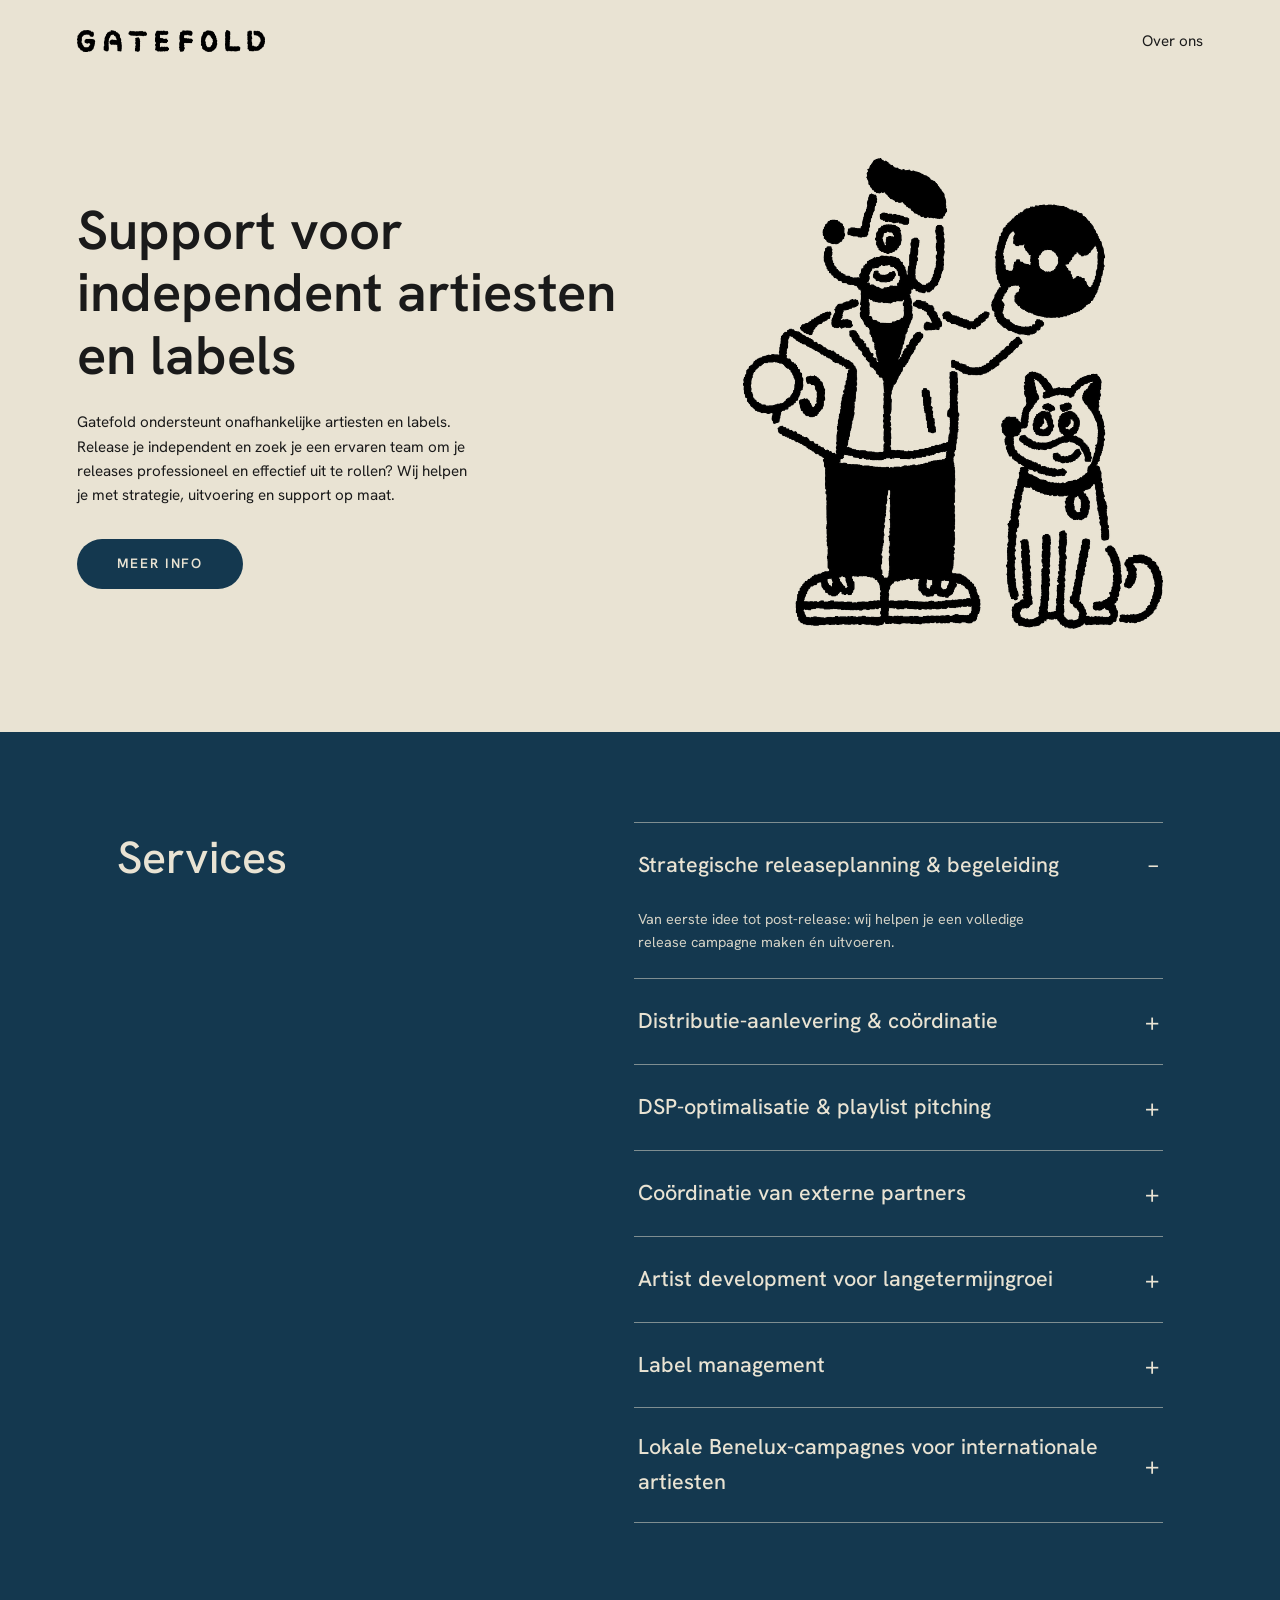
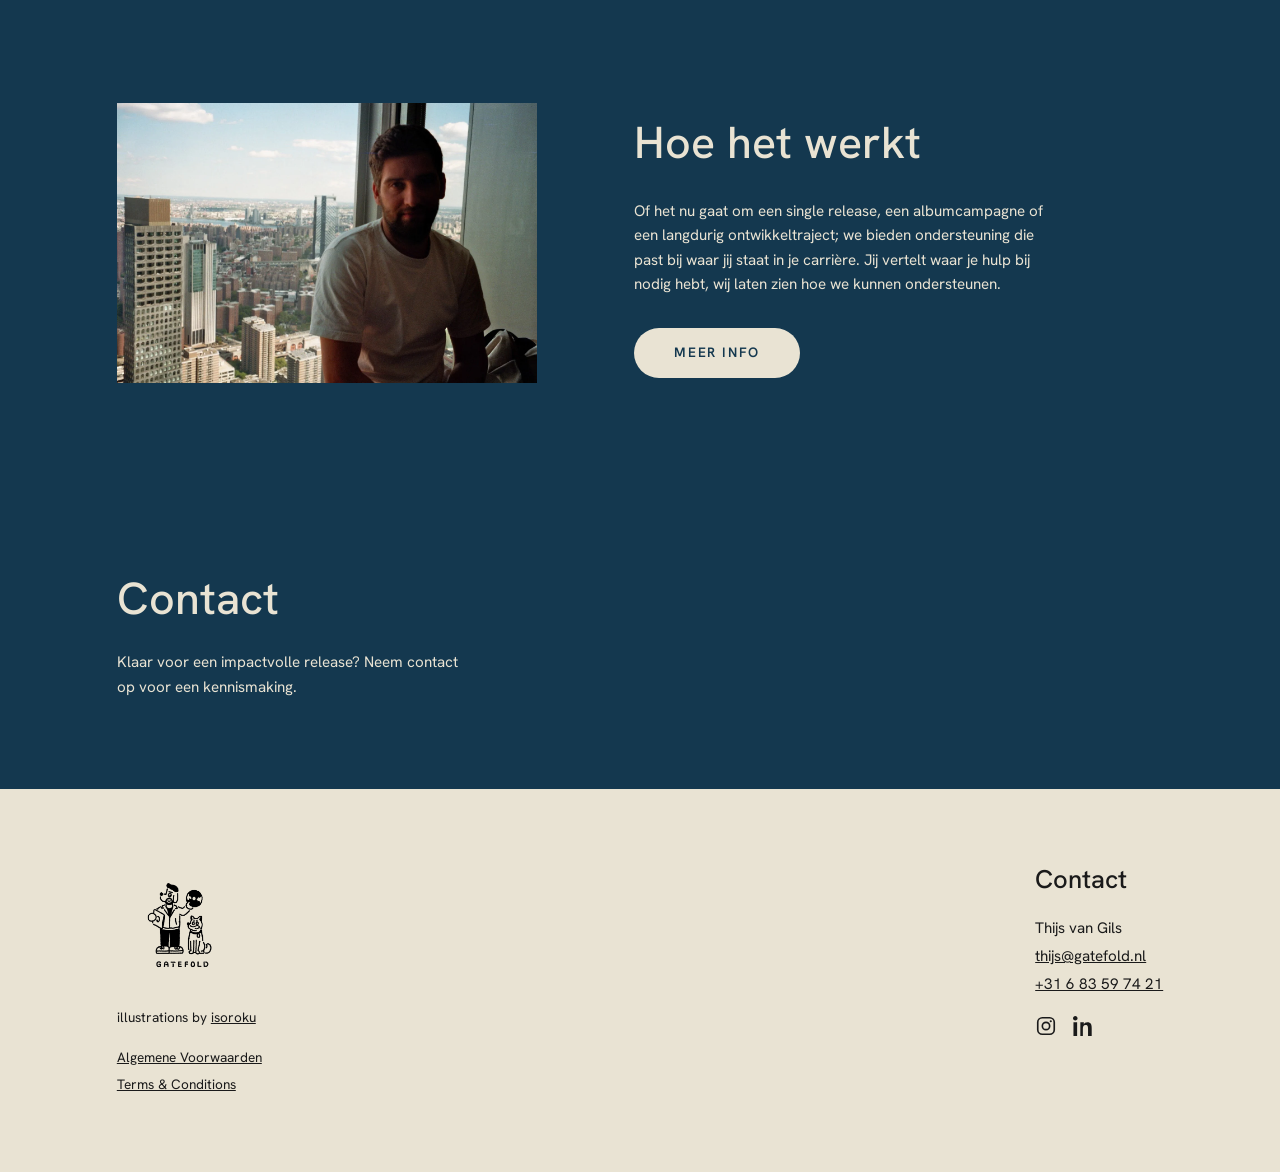
<file: index.html>
<!DOCTYPE html>
<html lang="nl">
<head>
  <script async src="https://www.googletagmanager.com/gtm.js?id=GTM-K7DRKMZR"></script>
  <script>
    window.dataLayer = window.dataLayer || [];
    function gtag(){dataLayer.push(arguments);}
    gtag('js', new Date());
  </script>
  <meta charset="UTF-8">
  <meta name="viewport" content="width=device-width, initial-scale=1.0">
  <title>Gatefold — Support voor independent artiesten en labels</title>
  <meta name="description" content="Gatefold ondersteunt onafhankelijke artiesten en labels met releaseplanning, distributie, playlist pitching en artist development. Strategie, uitvoering en support op maat vanuit Amsterdam.">
  <link rel="canonical" href="https://gatefold.nl/">
  <meta property="og:type" content="website">
  <meta property="og:site_name" content="Gatefold">
  <meta property="og:locale" content="nl_NL">
  <meta property="og:title" content="Gatefold — Support voor independent artiesten en labels">
  <meta property="og:description" content="Releaseplanning, distributie, playlist pitching en artist development voor onafhankelijke artiesten en labels.">
  <meta property="og:url" content="https://gatefold.nl/">
  <meta property="og:image" content="https://gatefold.nl/img/hero.webp">
  <meta name="twitter:card" content="summary">
  <link rel="icon" type="image/png" href="img/favicon.png">
  <link rel="apple-touch-icon" href="img/apple-touch-icon.png">
  <meta name="theme-color" content="#e9e3d3">
  <script type="application/ld+json">
  {
    "@context": "https://schema.org",
    "@type": "ProfessionalService",
    "name": "Gatefold",
    "url": "https://gatefold.nl/",
    "image": "https://gatefold.nl/img/hero.webp",
    "description": "Gatefold ondersteunt onafhankelijke artiesten en labels met releaseplanning, distributie, playlist pitching en artist development.",
    "email": "thijs@gatefold.nl",
    "telephone": "+31683597421",
    "vatID": "NL003858374B28",
    "address": {
      "@type": "PostalAddress",
      "streetAddress": "Javastraat 182-3",
      "postalCode": "1095 CN",
      "addressLocality": "Amsterdam",
      "addressCountry": "NL"
    },
    "founder": { "@type": "Person", "name": "Thijs van Gils" },
    "areaServed": "Benelux",
    "sameAs": [
      "http://instagram.com/gatefold.nl",
      "https://nl.linkedin.com/company/gatefoldnl"
    ]
  }
  </script>
  <link rel="preconnect" href="https://fonts.googleapis.com">
  <link rel="preconnect" href="https://fonts.gstatic.com" crossorigin>
  <link href="https://fonts.googleapis.com/css2?family=Hanken+Grotesk:wght@400;500;600;700&display=swap" rel="stylesheet">
  <link rel="stylesheet" href="style.css">
</head>
<body>

  <header class="site-header">
    <a href="index.html" class="wordmark"><img src="img/logo.webp" alt="Gatefold" width="1500" height="175"></a>
    <nav>
      <a href="over-ons.html">Over ons</a>
    </nav>
  </header>

  <!-- HERO -->
  <section class="hero">
    <div class="hero-inner">
      <div class="hero-text">
        <h1>Support voor independent artiesten en labels</h1>
        <p>Gatefold ondersteunt onafhankelijke artiesten en labels. Release je independent en zoek je een ervaren team om je releases professioneel en effectief uit te rollen? Wij helpen je met strategie, uitvoering en support op maat.</p>
        <a href="over-ons.html" class="btn btn-dark">Meer info</a>
      </div>
      <div class="hero-image">
        <img src="img/hero.webp" alt="Illustratie: man met vinylplaat en hond" width="750" height="841" fetchpriority="high">
      </div>
    </div>
  </section>

  <!-- SERVICES -->
  <section class="dark" id="services">
    <div class="section-inner two-col">
      <h2 class="section-title">Services</h2>
      <div class="accordion">

        <details open>
          <summary>Strategische releaseplanning &amp; begeleiding</summary>
          <p>Van eerste idee tot post-release: wij helpen je een volledige release campagne maken én uitvoeren.</p>
        </details>

        <details>
          <summary>Distributie-aanlevering &amp; coördinatie</summary>
          <p>We zorgen dat alles op tijd en correct wordt aangeleverd, inclusief metadata en assets. Wij delen de plannen en assets met de distributeur zodat zij op de hoogte zijn.</p>
        </details>

        <details>
          <summary>DSP-optimalisatie &amp; playlist pitching</summary>
          <p>We optimaliseren je profiel en pitchen je muziek gericht bij de juiste editorial teams.</p>
        </details>

        <details>
          <summary>Coördinatie van externe partners</summary>
          <p>Wij adviseren over externe partners zoals PR, plugger, fysiek/vinyl, content creators, out of home &amp; digital marketing en nemen de leiding in het contact met deze partijen.</p>
        </details>

        <details>
          <summary>Artist development voor langetermijngroei</summary>
          <p>We denken mee over branding, positionering en het bouwen van een duurzame carrière.</p>
        </details>

        <details>
          <summary>Label management</summary>
          <p>Voor labels die hun A&amp;R zelf doen, maar behoefte hebben aan een sterke partner voor de uitrol van hun releases. Projectmatig of doorlopend.</p>
        </details>

        <details>
          <summary>Lokale Benelux-campagnes voor internationale artiesten</summary>
          <p>Maak impact met een lokaal team en netwerk. Internationale labels en artiesten kunnen bij Gatefold terecht voor het opzetten en uitrollen van een lokale campagne.</p>
        </details>

      </div>
    </div>

    <!-- HOE HET WERKT -->
    <div class="section-inner two-col how-it-works">
      <div class="how-image">
        <img src="img/thijs.webp" alt="Thijs van Gils van Gatefold" width="1500" height="1000" loading="lazy">
      </div>
      <div class="how-text">
        <h2>Hoe het werkt</h2>
        <p>Of het nu gaat om een single release, een albumcampagne of een langdurig ontwikkeltraject; we bieden ondersteuning die past bij waar jij staat in je carrière. Jij vertelt waar je hulp bij nodig hebt, wij laten zien hoe we kunnen ondersteunen.</p>
        <a href="over-ons.html" class="btn btn-light">Meer info</a>
      </div>
    </div>

    <!-- CONTACT -->
    <div class="section-inner contact" id="contact">
      <h2 class="section-title">Contact</h2>
      <p>Klaar voor een impactvolle release? Neem contact op voor een kennismaking.</p>
    </div>
  </section>

  <!-- FOOTER -->
  <footer class="site-footer">
    <div class="footer-left">
      <img src="img/logo-footer.webp" alt="Gatefold logo" class="footer-logo" width="500" height="500" loading="lazy">
      <p class="credit">illustrations by <a href="https://pelicanswamp.jp/" target="_blank" rel="noopener">isoroku</a></p>
      <p><a href="algemene-voorwaarden.html">Algemene Voorwaarden</a></p>
      <p><a href="terms-conditions.html">Terms &amp; Conditions</a></p>
    </div>
    <div class="footer-right">
      <h3>Contact</h3>
      <p>Thijs van Gils</p>
      <p><a href="mailto:thijs@gatefold.nl">thijs@gatefold.nl</a></p>
      <p><a href="tel:+31683597421">+31 6 83 59 74 21</a></p>
      <div class="socials">
        <a href="http://instagram.com/gatefold.nl" aria-label="Instagram" target="_blank" rel="noopener">
          <svg viewBox="0 0 24 24" width="22" height="22" fill="none" stroke="currentColor" stroke-width="1.8"><rect x="3" y="3" width="18" height="18" rx="5"/><circle cx="12" cy="12" r="4"/><circle cx="17.2" cy="6.8" r="1.2" fill="currentColor" stroke="none"/></svg>
        </a>
        <a href="https://nl.linkedin.com/company/gatefoldnl" aria-label="LinkedIn" target="_blank" rel="noopener">
          <svg viewBox="0 0 24 24" width="22" height="22" fill="currentColor"><path d="M4.98 3.5C4.98 4.88 3.87 6 2.5 6S0 4.88 0 3.5 1.12 1 2.5 1s2.48 1.12 2.48 2.5zM.5 8h4V23h-4V8zm7.5 0h3.8v2.05h.05c.53-1 1.83-2.05 3.77-2.05 4.03 0 4.78 2.65 4.78 6.1V23h-4v-7.9c0-1.88-.03-4.3-2.62-4.3-2.62 0-3.02 2.05-3.02 4.17V23H8V8z"/></svg>
        </a>
      </div>
    </div>
  </footer>

</body>
</html>
</file>
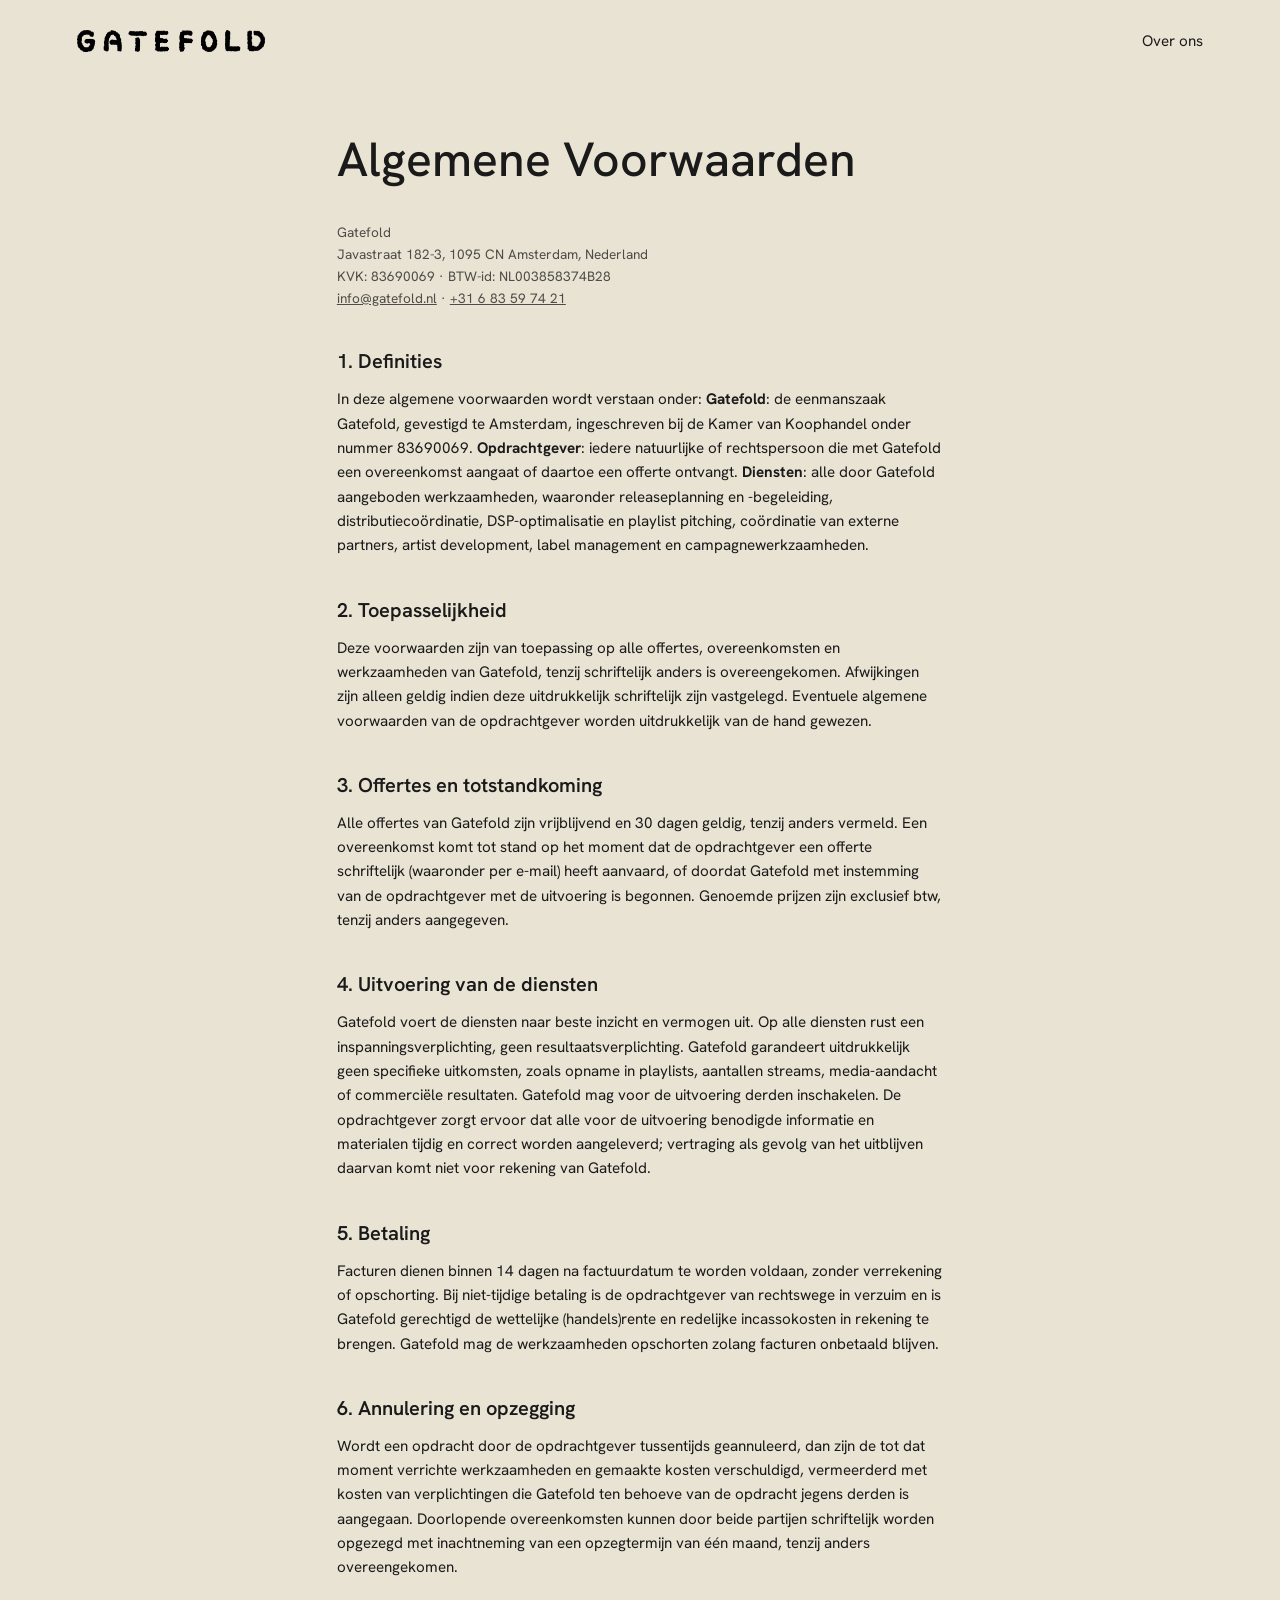
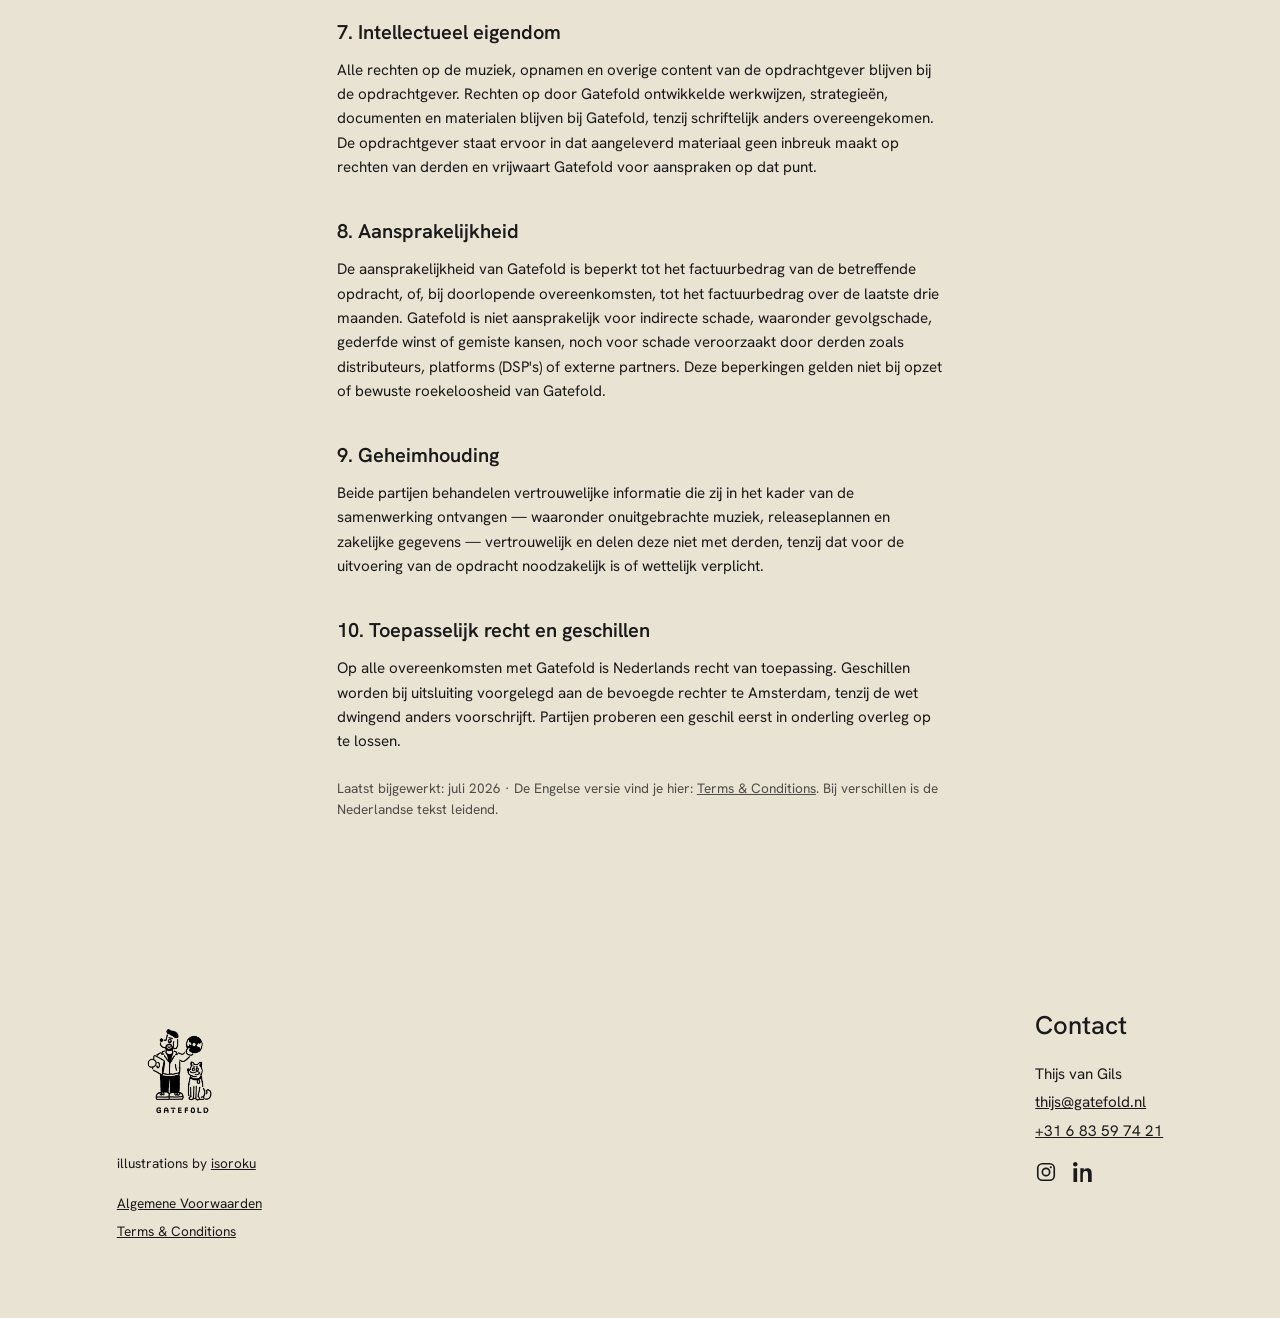
<file: algemene-voorwaarden.html>
<!DOCTYPE html>
<html lang="nl">
<head>
  <script async src="https://www.googletagmanager.com/gtm.js?id=GTM-K7DRKMZR"></script>
  <script>
    window.dataLayer = window.dataLayer || [];
    function gtag(){dataLayer.push(arguments);}
    gtag('js', new Date());
  </script>
  <meta charset="UTF-8">
  <meta name="viewport" content="width=device-width, initial-scale=1.0">
  <title>Algemene Voorwaarden — Gatefold</title>
  <meta name="description" content="De algemene voorwaarden van Gatefold, releasesupport voor onafhankelijke artiesten en labels.">
  <link rel="canonical" href="https://gatefold.nl/algemene-voorwaarden.html">
  <link rel="icon" type="image/png" href="img/favicon.png">
  <link rel="apple-touch-icon" href="img/apple-touch-icon.png">
  <meta name="theme-color" content="#e9e3d3">
  <link rel="preconnect" href="https://fonts.googleapis.com">
  <link rel="preconnect" href="https://fonts.gstatic.com" crossorigin>
  <link href="https://fonts.googleapis.com/css2?family=Hanken+Grotesk:wght@400;500;600;700&display=swap" rel="stylesheet">
  <link rel="stylesheet" href="style.css">
</head>
<body>

  <header class="site-header">
    <a href="index.html" class="wordmark"><img src="img/logo.webp" alt="Gatefold" width="1500" height="175"></a>
    <nav>
      <a href="over-ons.html">Over ons</a>
    </nav>
  </header>

  <main class="legal">
    <h1>Algemene Voorwaarden</h1>

    <p class="legal-meta">
      Gatefold<br>
      Javastraat 182-3, 1095 CN Amsterdam, Nederland<br>
      KVK: 83690069 · BTW-id: NL003858374B28<br>
      <a href="mailto:info@gatefold.nl">info@gatefold.nl</a> · <a href="tel:+31683597421">+31 6 83 59 74 21</a>
    </p>

    <h2>1. Definities</h2>
    <p>In deze algemene voorwaarden wordt verstaan onder: <strong>Gatefold</strong>: de eenmanszaak Gatefold, gevestigd te Amsterdam, ingeschreven bij de Kamer van Koophandel onder nummer 83690069. <strong>Opdrachtgever</strong>: iedere natuurlijke of rechtspersoon die met Gatefold een overeenkomst aangaat of daartoe een offerte ontvangt. <strong>Diensten</strong>: alle door Gatefold aangeboden werkzaamheden, waaronder releaseplanning en -begeleiding, distributiecoördinatie, DSP-optimalisatie en playlist pitching, coördinatie van externe partners, artist development, label management en campagnewerkzaamheden.</p>

    <h2>2. Toepasselijkheid</h2>
    <p>Deze voorwaarden zijn van toepassing op alle offertes, overeenkomsten en werkzaamheden van Gatefold, tenzij schriftelijk anders is overeengekomen. Afwijkingen zijn alleen geldig indien deze uitdrukkelijk schriftelijk zijn vastgelegd. Eventuele algemene voorwaarden van de opdrachtgever worden uitdrukkelijk van de hand gewezen.</p>

    <h2>3. Offertes en totstandkoming</h2>
    <p>Alle offertes van Gatefold zijn vrijblijvend en 30 dagen geldig, tenzij anders vermeld. Een overeenkomst komt tot stand op het moment dat de opdrachtgever een offerte schriftelijk (waaronder per e-mail) heeft aanvaard, of doordat Gatefold met instemming van de opdrachtgever met de uitvoering is begonnen. Genoemde prijzen zijn exclusief btw, tenzij anders aangegeven.</p>

    <h2>4. Uitvoering van de diensten</h2>
    <p>Gatefold voert de diensten naar beste inzicht en vermogen uit. Op alle diensten rust een inspanningsverplichting, geen resultaatsverplichting. Gatefold garandeert uitdrukkelijk geen specifieke uitkomsten, zoals opname in playlists, aantallen streams, media-aandacht of commerciële resultaten. Gatefold mag voor de uitvoering derden inschakelen. De opdrachtgever zorgt ervoor dat alle voor de uitvoering benodigde informatie en materialen tijdig en correct worden aangeleverd; vertraging als gevolg van het uitblijven daarvan komt niet voor rekening van Gatefold.</p>

    <h2>5. Betaling</h2>
    <p>Facturen dienen binnen 14 dagen na factuurdatum te worden voldaan, zonder verrekening of opschorting. Bij niet-tijdige betaling is de opdrachtgever van rechtswege in verzuim en is Gatefold gerechtigd de wettelijke (handels)rente en redelijke incassokosten in rekening te brengen. Gatefold mag de werkzaamheden opschorten zolang facturen onbetaald blijven.</p>

    <h2>6. Annulering en opzegging</h2>
    <p>Wordt een opdracht door de opdrachtgever tussentijds geannuleerd, dan zijn de tot dat moment verrichte werkzaamheden en gemaakte kosten verschuldigd, vermeerderd met kosten van verplichtingen die Gatefold ten behoeve van de opdracht jegens derden is aangegaan. Doorlopende overeenkomsten kunnen door beide partijen schriftelijk worden opgezegd met inachtneming van een opzegtermijn van één maand, tenzij anders overeengekomen.</p>

    <h2>7. Intellectueel eigendom</h2>
    <p>Alle rechten op de muziek, opnamen en overige content van de opdrachtgever blijven bij de opdrachtgever. Rechten op door Gatefold ontwikkelde werkwijzen, strategieën, documenten en materialen blijven bij Gatefold, tenzij schriftelijk anders overeengekomen. De opdrachtgever staat ervoor in dat aangeleverd materiaal geen inbreuk maakt op rechten van derden en vrijwaart Gatefold voor aanspraken op dat punt.</p>

    <h2>8. Aansprakelijkheid</h2>
    <p>De aansprakelijkheid van Gatefold is beperkt tot het factuurbedrag van de betreffende opdracht, of, bij doorlopende overeenkomsten, tot het factuurbedrag over de laatste drie maanden. Gatefold is niet aansprakelijk voor indirecte schade, waaronder gevolgschade, gederfde winst of gemiste kansen, noch voor schade veroorzaakt door derden zoals distributeurs, platforms (DSP's) of externe partners. Deze beperkingen gelden niet bij opzet of bewuste roekeloosheid van Gatefold.</p>

    <h2>9. Geheimhouding</h2>
    <p>Beide partijen behandelen vertrouwelijke informatie die zij in het kader van de samenwerking ontvangen — waaronder onuitgebrachte muziek, releaseplannen en zakelijke gegevens — vertrouwelijk en delen deze niet met derden, tenzij dat voor de uitvoering van de opdracht noodzakelijk is of wettelijk verplicht.</p>

    <h2>10. Toepasselijk recht en geschillen</h2>
    <p>Op alle overeenkomsten met Gatefold is Nederlands recht van toepassing. Geschillen worden bij uitsluiting voorgelegd aan de bevoegde rechter te Amsterdam, tenzij de wet dwingend anders voorschrijft. Partijen proberen een geschil eerst in onderling overleg op te lossen.</p>

    <p class="legal-meta">Laatst bijgewerkt: juli 2026 · De Engelse versie vind je hier: <a href="terms-conditions.html">Terms &amp; Conditions</a>. Bij verschillen is de Nederlandse tekst leidend.</p>
  </main>

  <footer class="site-footer">
    <div class="footer-left">
      <img src="img/logo-footer.webp" alt="Gatefold logo" class="footer-logo" width="500" height="500" loading="lazy">
      <p class="credit">illustrations by <a href="https://pelicanswamp.jp/" target="_blank" rel="noopener">isoroku</a></p>
      <p><a href="algemene-voorwaarden.html">Algemene Voorwaarden</a></p>
      <p><a href="terms-conditions.html">Terms &amp; Conditions</a></p>
    </div>
    <div class="footer-right">
      <h3>Contact</h3>
      <p>Thijs van Gils</p>
      <p><a href="mailto:thijs@gatefold.nl">thijs@gatefold.nl</a></p>
      <p><a href="tel:+31683597421">+31 6 83 59 74 21</a></p>
      <div class="socials">
        <a href="http://instagram.com/gatefold.nl" aria-label="Instagram" target="_blank" rel="noopener">
          <svg viewBox="0 0 24 24" width="22" height="22" fill="none" stroke="currentColor" stroke-width="1.8"><rect x="3" y="3" width="18" height="18" rx="5"/><circle cx="12" cy="12" r="4"/><circle cx="17.2" cy="6.8" r="1.2" fill="currentColor" stroke="none"/></svg>
        </a>
        <a href="https://nl.linkedin.com/company/gatefoldnl" aria-label="LinkedIn" target="_blank" rel="noopener">
          <svg viewBox="0 0 24 24" width="22" height="22" fill="currentColor"><path d="M4.98 3.5C4.98 4.88 3.87 6 2.5 6S0 4.88 0 3.5 1.12 1 2.5 1s2.48 1.12 2.48 2.5zM.5 8h4V23h-4V8zm7.5 0h3.8v2.05h.05c.53-1 1.83-2.05 3.77-2.05 4.03 0 4.78 2.65 4.78 6.1V23h-4v-7.9c0-1.88-.03-4.3-2.62-4.3-2.62 0-3.02 2.05-3.02 4.17V23H8V8z"/></svg>
        </a>
      </div>
    </div>
  </footer>

</body>
</html>
</file>
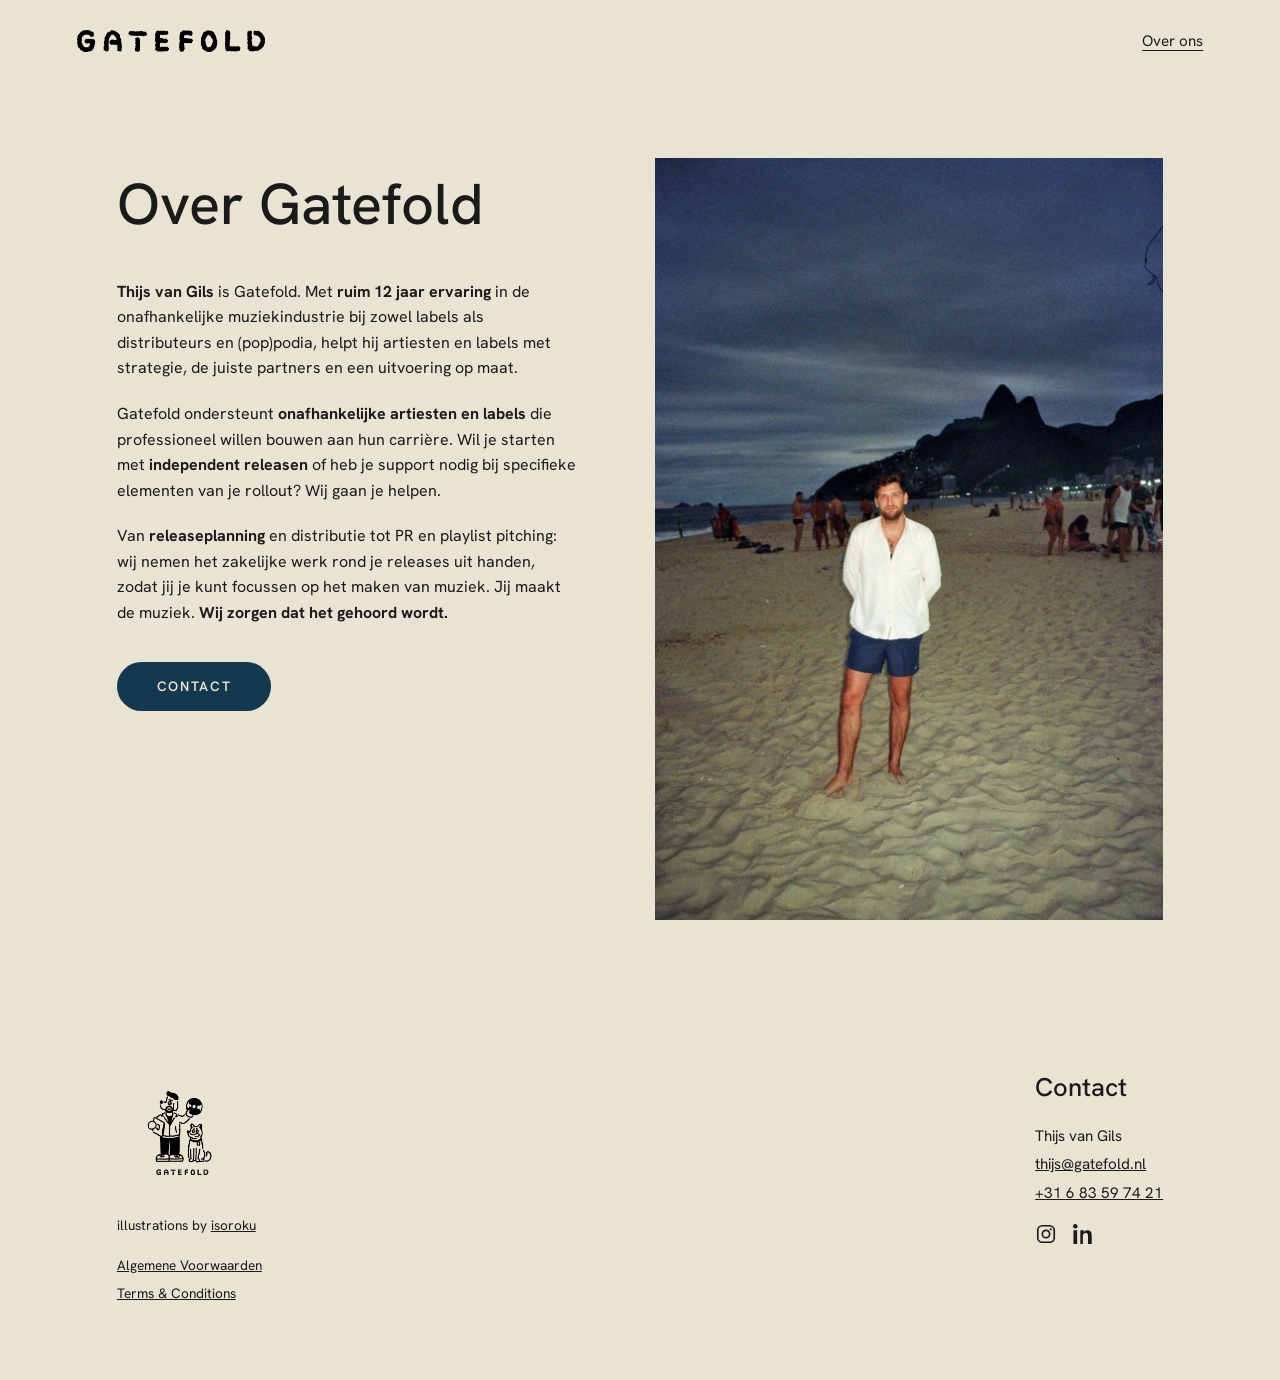
<file: over-ons.html>
<!DOCTYPE html>
<html lang="nl">
<head>
  <script async src="https://www.googletagmanager.com/gtm.js?id=GTM-K7DRKMZR"></script>
  <script>
    window.dataLayer = window.dataLayer || [];
    function gtag(){dataLayer.push(arguments);}
    gtag('js', new Date());
  </script>
  <meta charset="UTF-8">
  <meta name="viewport" content="width=device-width, initial-scale=1.0">
  <title>Over Gatefold — Thijs van Gils | Releasesupport voor independent artiesten</title>
  <meta name="description" content="Thijs van Gils is Gatefold. Met ruim 12 jaar ervaring in de onafhankelijke muziekindustrie bij labels, distributeurs en (pop)podia helpt hij artiesten en labels met strategie, de juiste partners en een uitvoering op maat.">
  <link rel="canonical" href="https://gatefold.nl/over-ons.html">
  <meta property="og:type" content="website">
  <meta property="og:site_name" content="Gatefold">
  <meta property="og:locale" content="nl_NL">
  <meta property="og:title" content="Over Gatefold — Thijs van Gils">
  <meta property="og:description" content="Ruim 12 jaar ervaring in de onafhankelijke muziekindustrie. Van releaseplanning en distributie tot PR en playlist pitching.">
  <meta property="og:url" content="https://gatefold.nl/over-ons.html">
  <meta property="og:image" content="https://gatefold.nl/img/strand.webp">
  <meta name="twitter:card" content="summary">
  <link rel="icon" type="image/png" href="img/favicon.png">
  <link rel="apple-touch-icon" href="img/apple-touch-icon.png">
  <meta name="theme-color" content="#e9e3d3">
  <script type="application/ld+json">
  {
    "@context": "https://schema.org",
    "@type": "AboutPage",
    "name": "Over Gatefold",
    "url": "https://gatefold.nl/over-ons.html",
    "mainEntity": {
      "@type": "Person",
      "name": "Thijs van Gils",
      "jobTitle": "Oprichter",
      "worksFor": { "@type": "Organization", "name": "Gatefold", "url": "https://gatefold.nl/" }
    }
  }
  </script>
  <link rel="preconnect" href="https://fonts.googleapis.com">
  <link rel="preconnect" href="https://fonts.gstatic.com" crossorigin>
  <link href="https://fonts.googleapis.com/css2?family=Hanken+Grotesk:wght@400;500;600;700&display=swap" rel="stylesheet">
  <link rel="stylesheet" href="style.css">
</head>
<body>

  <header class="site-header">
    <a href="index.html" class="wordmark"><img src="img/logo.webp" alt="Gatefold" width="1500" height="175"></a>
    <nav>
      <a href="over-ons.html" class="active">Over ons</a>
    </nav>
  </header>

  <section class="about">
    <div class="about-inner two-col">
      <div class="about-text">
        <h1>Over Gatefold</h1>
        <p><strong>Thijs van Gils</strong> is Gatefold. Met <strong>ruim 12 jaar ervaring</strong> in de onafhankelijke muziekindustrie bij zowel labels als distributeurs en (pop)podia, helpt hij artiesten en labels met strategie, de juiste partners en een uitvoering op maat.</p>
        <p>Gatefold ondersteunt <strong>onafhankelijke artiesten en labels</strong> die professioneel willen bouwen aan hun carrière. Wil je starten met <strong>independent releasen</strong> of heb je support nodig bij specifieke elementen van je rollout? Wij gaan je helpen.</p>
        <p>Van <strong>releaseplanning</strong> en distributie tot PR en playlist pitching: wij nemen het zakelijke werk rond je releases uit handen, zodat jij je kunt focussen op het maken van muziek. Jij maakt de muziek. <strong>Wij zorgen dat het gehoord wordt.</strong></p>
        <a href="index.html#contact" class="btn btn-dark">Contact</a>
      </div>
      <div class="about-image">
        <img src="img/strand.webp" alt="Thijs van Gils op het strand" width="1024" height="1536" fetchpriority="high">
      </div>
    </div>
  </section>

  <footer class="site-footer">
    <div class="footer-left">
      <img src="img/logo-footer.webp" alt="Gatefold logo" class="footer-logo" width="500" height="500" loading="lazy">
      <p class="credit">illustrations by <a href="https://pelicanswamp.jp/" target="_blank" rel="noopener">isoroku</a></p>
      <p><a href="algemene-voorwaarden.html">Algemene Voorwaarden</a></p>
      <p><a href="terms-conditions.html">Terms &amp; Conditions</a></p>
    </div>
    <div class="footer-right">
      <h3>Contact</h3>
      <p>Thijs van Gils</p>
      <p><a href="mailto:thijs@gatefold.nl">thijs@gatefold.nl</a></p>
      <p><a href="tel:+31683597421">+31 6 83 59 74 21</a></p>
      <div class="socials">
        <a href="http://instagram.com/gatefold.nl" aria-label="Instagram" target="_blank" rel="noopener">
          <svg viewBox="0 0 24 24" width="22" height="22" fill="none" stroke="currentColor" stroke-width="1.8"><rect x="3" y="3" width="18" height="18" rx="5"/><circle cx="12" cy="12" r="4"/><circle cx="17.2" cy="6.8" r="1.2" fill="currentColor" stroke="none"/></svg>
        </a>
        <a href="https://nl.linkedin.com/company/gatefoldnl" aria-label="LinkedIn" target="_blank" rel="noopener">
          <svg viewBox="0 0 24 24" width="22" height="22" fill="currentColor"><path d="M4.98 3.5C4.98 4.88 3.87 6 2.5 6S0 4.88 0 3.5 1.12 1 2.5 1s2.48 1.12 2.48 2.5zM.5 8h4V23h-4V8zm7.5 0h3.8v2.05h.05c.53-1 1.83-2.05 3.77-2.05 4.03 0 4.78 2.65 4.78 6.1V23h-4v-7.9c0-1.88-.03-4.3-2.62-4.3-2.62 0-3.02 2.05-3.02 4.17V23H8V8z"/></svg>
        </a>
      </div>
    </div>
  </footer>

</body>
</html>
</file>
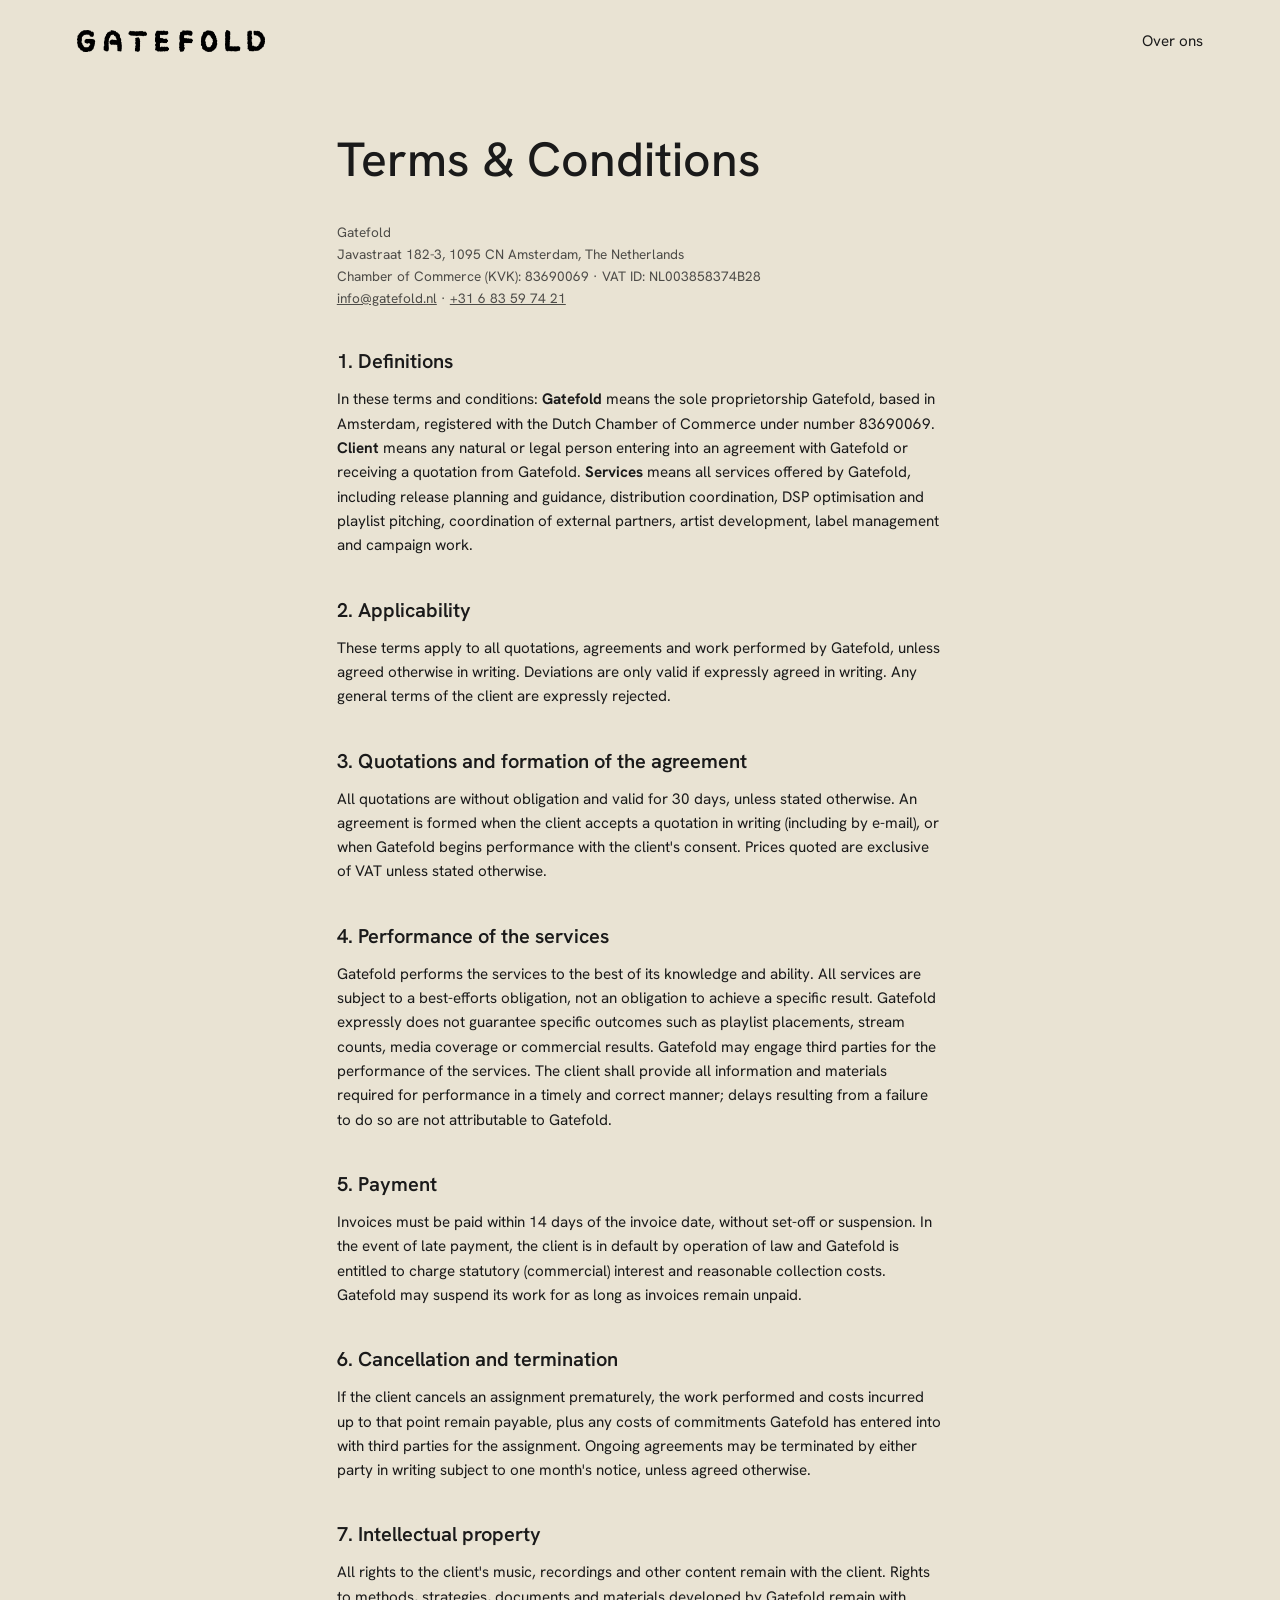
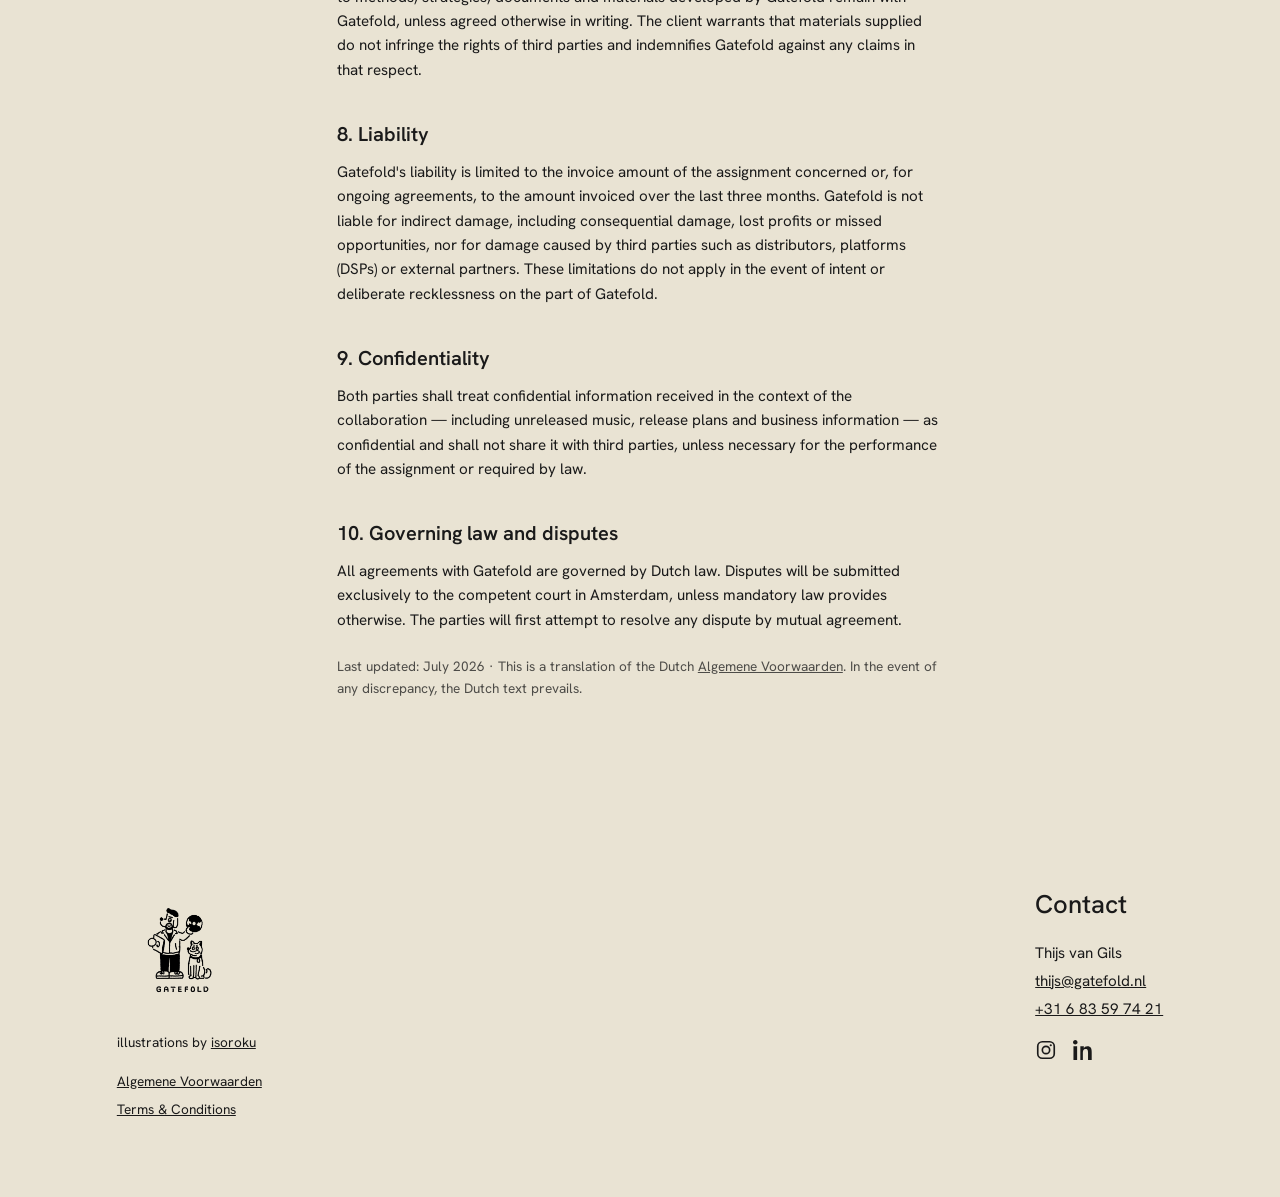
<file: terms-conditions.html>
<!DOCTYPE html>
<html lang="en">
<head>
  <script async src="https://www.googletagmanager.com/gtm.js?id=GTM-K7DRKMZR"></script>
  <script>
    window.dataLayer = window.dataLayer || [];
    function gtag(){dataLayer.push(arguments);}
    gtag('js', new Date());
  </script>
  <meta charset="UTF-8">
  <meta name="viewport" content="width=device-width, initial-scale=1.0">
  <title>Terms &amp; Conditions — Gatefold</title>
  <meta name="description" content="The terms and conditions of Gatefold, release support for independent artists and labels.">
  <link rel="canonical" href="https://gatefold.nl/terms-conditions.html">
  <link rel="icon" type="image/png" href="img/favicon.png">
  <link rel="apple-touch-icon" href="img/apple-touch-icon.png">
  <meta name="theme-color" content="#e9e3d3">
  <link rel="preconnect" href="https://fonts.googleapis.com">
  <link rel="preconnect" href="https://fonts.gstatic.com" crossorigin>
  <link href="https://fonts.googleapis.com/css2?family=Hanken+Grotesk:wght@400;500;600;700&display=swap" rel="stylesheet">
  <link rel="stylesheet" href="style.css">
</head>
<body>

  <header class="site-header">
    <a href="index.html" class="wordmark"><img src="img/logo.webp" alt="Gatefold" width="1500" height="175"></a>
    <nav>
      <a href="over-ons.html">Over ons</a>
    </nav>
  </header>

  <main class="legal">
    <h1>Terms &amp; Conditions</h1>

    <p class="legal-meta">
      Gatefold<br>
      Javastraat 182-3, 1095 CN Amsterdam, The Netherlands<br>
      Chamber of Commerce (KVK): 83690069 · VAT ID: NL003858374B28<br>
      <a href="mailto:info@gatefold.nl">info@gatefold.nl</a> · <a href="tel:+31683597421">+31 6 83 59 74 21</a>
    </p>

    <h2>1. Definitions</h2>
    <p>In these terms and conditions: <strong>Gatefold</strong> means the sole proprietorship Gatefold, based in Amsterdam, registered with the Dutch Chamber of Commerce under number 83690069. <strong>Client</strong> means any natural or legal person entering into an agreement with Gatefold or receiving a quotation from Gatefold. <strong>Services</strong> means all services offered by Gatefold, including release planning and guidance, distribution coordination, DSP optimisation and playlist pitching, coordination of external partners, artist development, label management and campaign work.</p>

    <h2>2. Applicability</h2>
    <p>These terms apply to all quotations, agreements and work performed by Gatefold, unless agreed otherwise in writing. Deviations are only valid if expressly agreed in writing. Any general terms of the client are expressly rejected.</p>

    <h2>3. Quotations and formation of the agreement</h2>
    <p>All quotations are without obligation and valid for 30 days, unless stated otherwise. An agreement is formed when the client accepts a quotation in writing (including by e-mail), or when Gatefold begins performance with the client's consent. Prices quoted are exclusive of VAT unless stated otherwise.</p>

    <h2>4. Performance of the services</h2>
    <p>Gatefold performs the services to the best of its knowledge and ability. All services are subject to a best-efforts obligation, not an obligation to achieve a specific result. Gatefold expressly does not guarantee specific outcomes such as playlist placements, stream counts, media coverage or commercial results. Gatefold may engage third parties for the performance of the services. The client shall provide all information and materials required for performance in a timely and correct manner; delays resulting from a failure to do so are not attributable to Gatefold.</p>

    <h2>5. Payment</h2>
    <p>Invoices must be paid within 14 days of the invoice date, without set-off or suspension. In the event of late payment, the client is in default by operation of law and Gatefold is entitled to charge statutory (commercial) interest and reasonable collection costs. Gatefold may suspend its work for as long as invoices remain unpaid.</p>

    <h2>6. Cancellation and termination</h2>
    <p>If the client cancels an assignment prematurely, the work performed and costs incurred up to that point remain payable, plus any costs of commitments Gatefold has entered into with third parties for the assignment. Ongoing agreements may be terminated by either party in writing subject to one month's notice, unless agreed otherwise.</p>

    <h2>7. Intellectual property</h2>
    <p>All rights to the client's music, recordings and other content remain with the client. Rights to methods, strategies, documents and materials developed by Gatefold remain with Gatefold, unless agreed otherwise in writing. The client warrants that materials supplied do not infringe the rights of third parties and indemnifies Gatefold against any claims in that respect.</p>

    <h2>8. Liability</h2>
    <p>Gatefold's liability is limited to the invoice amount of the assignment concerned or, for ongoing agreements, to the amount invoiced over the last three months. Gatefold is not liable for indirect damage, including consequential damage, lost profits or missed opportunities, nor for damage caused by third parties such as distributors, platforms (DSPs) or external partners. These limitations do not apply in the event of intent or deliberate recklessness on the part of Gatefold.</p>

    <h2>9. Confidentiality</h2>
    <p>Both parties shall treat confidential information received in the context of the collaboration — including unreleased music, release plans and business information — as confidential and shall not share it with third parties, unless necessary for the performance of the assignment or required by law.</p>

    <h2>10. Governing law and disputes</h2>
    <p>All agreements with Gatefold are governed by Dutch law. Disputes will be submitted exclusively to the competent court in Amsterdam, unless mandatory law provides otherwise. The parties will first attempt to resolve any dispute by mutual agreement.</p>

    <p class="legal-meta">Last updated: July 2026 · This is a translation of the Dutch <a href="algemene-voorwaarden.html">Algemene Voorwaarden</a>. In the event of any discrepancy, the Dutch text prevails.</p>
  </main>

  <footer class="site-footer">
    <div class="footer-left">
      <img src="img/logo-footer.webp" alt="Gatefold logo" class="footer-logo" width="500" height="500" loading="lazy">
      <p class="credit">illustrations by <a href="https://pelicanswamp.jp/" target="_blank" rel="noopener">isoroku</a></p>
      <p><a href="algemene-voorwaarden.html">Algemene Voorwaarden</a></p>
      <p><a href="terms-conditions.html">Terms &amp; Conditions</a></p>
    </div>
    <div class="footer-right">
      <h3>Contact</h3>
      <p>Thijs van Gils</p>
      <p><a href="mailto:thijs@gatefold.nl">thijs@gatefold.nl</a></p>
      <p><a href="tel:+31683597421">+31 6 83 59 74 21</a></p>
      <div class="socials">
        <a href="http://instagram.com/gatefold.nl" aria-label="Instagram" target="_blank" rel="noopener">
          <svg viewBox="0 0 24 24" width="22" height="22" fill="none" stroke="currentColor" stroke-width="1.8"><rect x="3" y="3" width="18" height="18" rx="5"/><circle cx="12" cy="12" r="4"/><circle cx="17.2" cy="6.8" r="1.2" fill="currentColor" stroke="none"/></svg>
        </a>
        <a href="https://nl.linkedin.com/company/gatefoldnl" aria-label="LinkedIn" target="_blank" rel="noopener">
          <svg viewBox="0 0 24 24" width="22" height="22" fill="currentColor"><path d="M4.98 3.5C4.98 4.88 3.87 6 2.5 6S0 4.88 0 3.5 1.12 1 2.5 1s2.48 1.12 2.48 2.5zM.5 8h4V23h-4V8zm7.5 0h3.8v2.05h.05c.53-1 1.83-2.05 3.77-2.05 4.03 0 4.78 2.65 4.78 6.1V23h-4v-7.9c0-1.88-.03-4.3-2.62-4.3-2.62 0-3.02 2.05-3.02 4.17V23H8V8z"/></svg>
        </a>
      </div>
    </div>
  </footer>

</body>
</html>
</file>
<file: style.css>
/* ==========================================================
   Gatefold — statische site
   Kleuren en typografie gebaseerd op het originele ontwerp
   ========================================================== */

:root {
  --cream: #e9e3d3;      /* lichte achtergrond */
  --navy: #14384f;       /* donkerblauwe secties */
  --ink: #1a1a1a;        /* tekst op licht */
  --line: rgba(233, 227, 211, 0.5); /* lijntjes in accordeon */
}

* { margin: 0; padding: 0; box-sizing: border-box; }

html { scroll-behavior: smooth; }

body {
  font-family: "Hanken Grotesk", "Helvetica Neue", Arial, sans-serif;
  background: var(--cream);
  color: var(--ink);
  line-height: 1.6;
}

img { max-width: 100%; height: auto; display: block; }

a { color: inherit; }

/* ---------- Header ---------- */

.site-header {
  display: flex;
  justify-content: space-between;
  align-items: center;
  padding: 28px 6vw;
  background: var(--cream);
}

.wordmark img { height: 22px; width: auto; }

.site-header nav a {
  text-decoration: none;
  font-size: 0.95rem;
  margin-left: 28px;
}

.site-header nav a:hover,
.site-header nav a.active {
  text-decoration: underline;
  text-underline-offset: 4px;
}

/* ---------- Knoppen ---------- */

.btn {
  display: inline-block;
  padding: 14px 40px;
  border-radius: 999px;
  text-decoration: none;
  font-size: 0.85rem;
  font-weight: 600;
  letter-spacing: 0.12em;
  text-transform: uppercase;
  transition: opacity 0.2s ease;
}

.btn:hover { opacity: 0.85; }

.btn-dark { background: var(--navy); color: var(--cream); }
.btn-light { background: var(--cream); color: var(--navy); }

/* ---------- Hero ---------- */

.hero { background: var(--cream); padding: 6vw 6vw 8vw; }

.hero-inner {
  display: grid;
  grid-template-columns: 1.1fr 1fr;
  gap: 6vw;
  align-items: center;
  max-width: 1200px;
  margin: 0 auto;
}

.hero h1 {
  font-size: clamp(2.2rem, 4.5vw, 3.4rem);
  font-weight: 600;
  line-height: 1.15;
  margin-bottom: 24px;
}

.hero p { max-width: 44ch; margin-bottom: 32px; font-size: 0.95rem; }

.hero-image img { max-width: 420px; margin: 0 auto; }

/* ---------- Donkere secties ---------- */

.dark { background: var(--navy); color: var(--cream); }

.section-inner {
  max-width: 1200px;
  margin: 0 auto;
  padding: 90px 6vw;
}

.two-col {
  display: grid;
  grid-template-columns: 1fr 1.2fr;
  gap: 6vw;
  align-items: start;
}

.section-title {
  font-size: clamp(2rem, 3.5vw, 2.8rem);
  font-weight: 500;
}

/* ---------- Accordeon (services) ---------- */

.accordion details { border-bottom: 1px solid var(--line); }
.accordion details:first-child { border-top: 1px solid var(--line); }

.accordion summary {
  cursor: pointer;
  list-style: none;
  display: flex;
  justify-content: space-between;
  align-items: center;
  gap: 20px;
  padding: 22px 4px;
  font-size: 1.35rem;
  font-weight: 500;
}

.accordion summary::-webkit-details-marker { display: none; }

/* plus/min-teken */
.accordion summary::after {
  content: "+";
  font-size: 1.6rem;
  font-weight: 400;
  flex-shrink: 0;
}

.accordion details[open] summary::after { content: "–"; }

.accordion details p {
  padding: 0 4px 24px;
  font-size: 0.9rem;
  max-width: 55ch;
  opacity: 0.9;
}

/* ---------- Hoe het werkt ---------- */

.how-it-works { align-items: center; }

.how-image img { max-width: 420px; }

.how-text h2 {
  font-size: clamp(2rem, 3.5vw, 2.8rem);
  font-weight: 500;
  margin-bottom: 20px;
}

.how-text p { max-width: 48ch; margin-bottom: 32px; font-size: 0.95rem; }

/* ---------- Contact ---------- */

.contact p { max-width: 40ch; margin-top: 16px; font-size: 0.95rem; }

/* ---------- Footer ---------- */

.site-footer {
  background: var(--cream);
  color: var(--ink);
  display: grid;
  grid-template-columns: 1fr 1fr;
  gap: 6vw;
  padding: 70px 6vw;
  max-width: 1200px;
  margin: 0 auto;
}

.footer-logo { max-width: 130px; margin-bottom: 18px; }

.footer-left p { font-size: 0.85rem; margin-bottom: 6px; }
.footer-left .credit { margin-bottom: 18px; }

.footer-right { justify-self: end; }
.footer-right h3 { font-size: 1.6rem; font-weight: 500; margin-bottom: 16px; }
.footer-right p { font-size: 0.95rem; margin-bottom: 4px; }

.socials { display: flex; gap: 16px; margin-top: 18px; }
.socials a { color: var(--ink); }
.socials a:hover { opacity: 0.7; }

/* ---------- Over ons ---------- */

.about { background: var(--cream); }

.about-inner {
  max-width: 1200px;
  margin: 0 auto;
  padding: 6vw;
  grid-template-columns: 1fr 1.1fr;
  align-items: start;
}

.about-text h1 {
  font-size: clamp(2.4rem, 5vw, 3.6rem);
  font-weight: 500;
  margin-bottom: 28px;
}

.about-text p { max-width: 52ch; margin-bottom: 20px; font-size: 1rem; }

.about-text .btn { margin-top: 16px; }

/* ---------- Voorwaarden-pagina's ---------- */

.legal {
  max-width: 760px;
  margin: 0 auto;
  padding: 40px 6vw 90px;
}

.legal h1 {
  font-size: clamp(2.2rem, 4vw, 3rem);
  font-weight: 500;
  margin-bottom: 24px;
}

.legal h2 {
  font-size: 1.25rem;
  font-weight: 600;
  margin: 36px 0 10px;
}

.legal p { font-size: 0.95rem; margin-bottom: 14px; }

.legal .legal-meta {
  font-size: 0.85rem;
  opacity: 0.75;
  margin: 24px 0;
}

/* ---------- Mobiel ---------- */

@media (max-width: 800px) {
  .hero-inner,
  .two-col,
  .about-inner,
  .site-footer {
    grid-template-columns: 1fr;
    gap: 40px;
  }

  .hero-image { order: -1; }
  .hero-image img { max-width: 260px; }

  .section-inner { padding: 60px 6vw; }

  .accordion summary { font-size: 1.1rem; }

  .footer-right { justify-self: start; }
}
</file>
